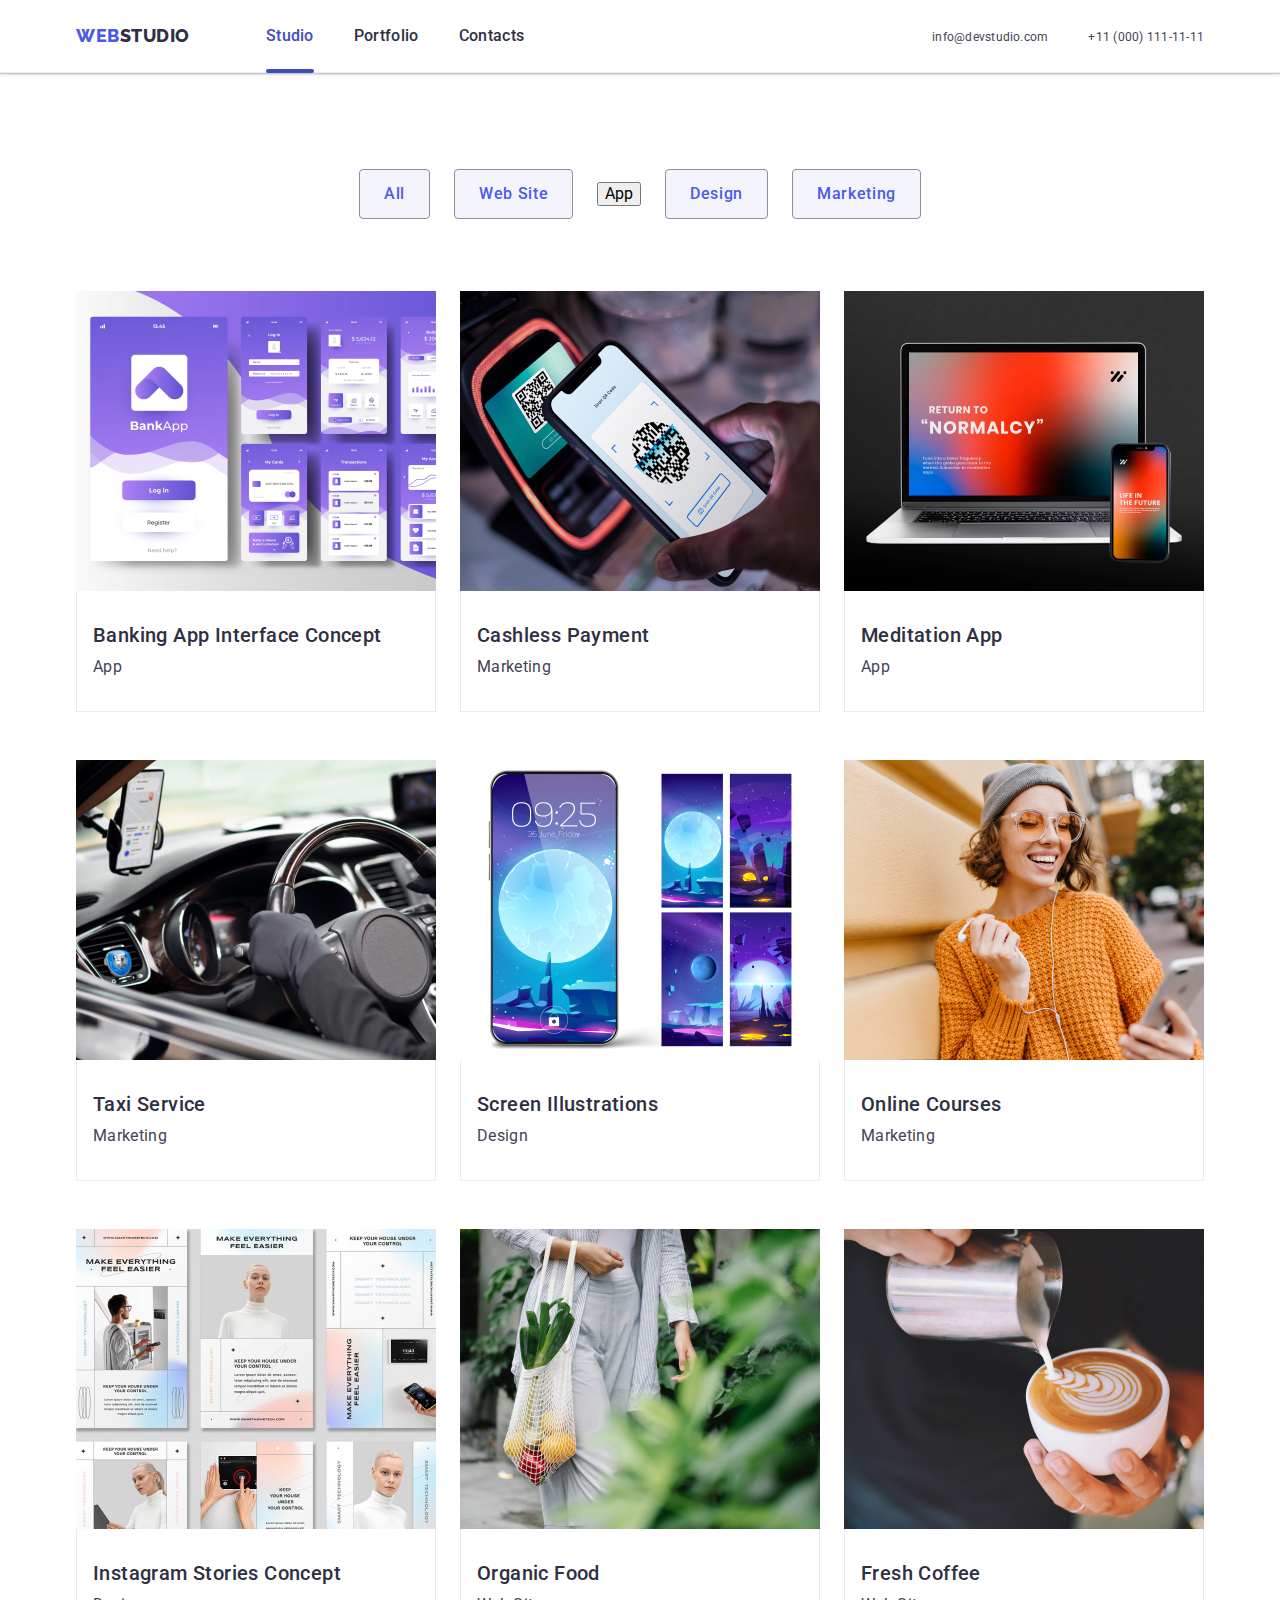
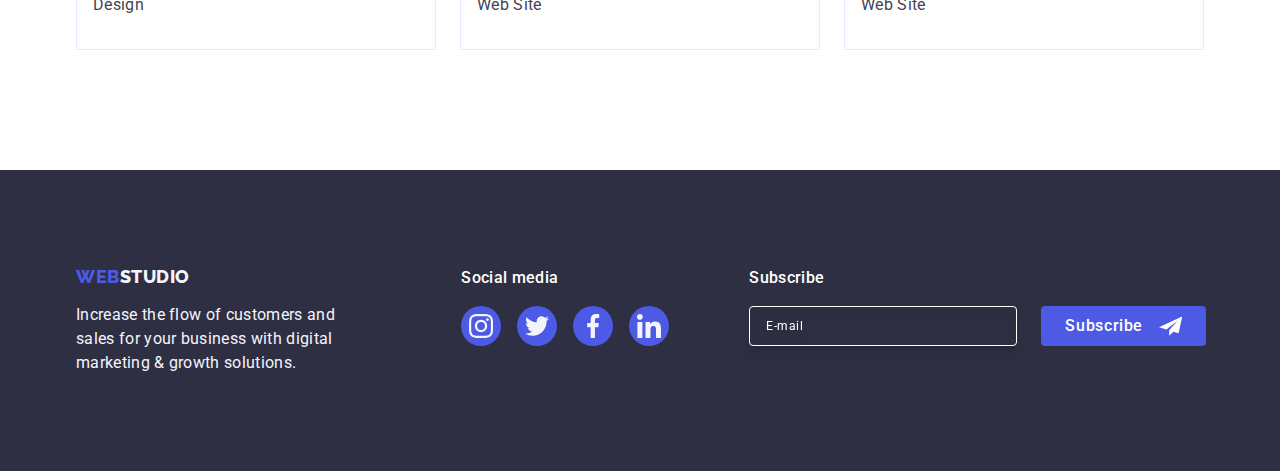
<file: portfolio.html>
<!DOCTYPE html>
<html lang="en">

<head>
    <meta charset="UTF-8" />
    <meta http-equiv="X-UA-Compatible" content="IE=edge" />
    <meta name="viewport" content="width=device-width, initial-scale=1.0" />
    <link rel="preconnect" href="https://fonts.googleapis.com" />
    <link rel="preconnect" href="https://fonts.gstatic.com" crossorigin />
    <link
        href="https://fonts.googleapis.com/css2?family=Montserrat:wght@400;700&family=Raleway:wght@800&family=Roboto:wght@400;500;700;900&display=swap"
        rel="stylesheet" />
    <title>Web Studio</title>
<link rel="stylesheet" href="https://cdn.jsdelivr.net/npm/modern-normalize@2.0.0/modern-normalize.min.css">

    <link rel="stylesheet" href="./css/styles.css" />
</head>

<body>
    <header class="header">
        <div class="page-header container">
            <nav class="header-nav">
                <a class="logo link" href="./index.html">Web<span class="logo-studio">Studio</span></a>
    
                <ul class="nav list">
                    <li class="header-item">
                        <a class="navigation-link link active" href="./index.html">Studio</a>
                    </li>
                    <li class="header-item">
                        <a class="navigation-link  link" href="./portfolio.html">Portfolio</a>
                    </li>
                    <li class="header-item">
                        <a class="navigation-link  link" href="">Contacts</a>
                    </li>
                </ul>
            </nav>
            <address class="add">
                <ul class="address list">
                    <li class="address-item">
                        <a class="contact-link link" href="mailto:info@devstudio.com">info@devstudio.com</a>
                    </li>
                    <li class="address-item">
                        <a class="contact-link link" href="tel:+110001111111">+11 (000) 111-11-11</a>
                    </li>
                </ul>
            </address>
            <button class="menu-toggle js-open-menu" aria-expanded="false" aria-controls="mobile-menu">
                <svg class="menu-toggle-icon" width="32" height="22">
                    <use href="./images/icons.svg#icon-charm_menu-hamburger"></use>
                </svg>
            </button>
        </div>
    </header>

    <main>
        <section class="portfolio section-class">
            <div class="container">
                <h1 class="visually-hidden">Portfolio</h1>
                <ul class="portfolio-list list">
                    <li class="portfolio-item">
                        <button class="button-portfolio" type="button">All</button>
                    </li>
                    <li class="portfolio-item">
                        <button class="button-portfolio" type="button">Web Site</button>
                    </li>
                    <li class="portfolio-item">
                        <button class="button-portfoportfolio-overlaylio" type="button">App</button>
                    </li>
                    <li class="portfolio-item">
                        <button class="button-portfolio" type="button">Design</button>
                    </li>
                    <li class="portfolio-item">
                        <button class="button-portfolio" type="button">Marketing</button>
                    </li>
                </ul>
                <ul class="portfolio-card list">
                    <li class="portfolio-card-item">
                        <a class="portf-link link" href="">
                            <div class="thumb">
                                <img class="img-portf" src="./images/portfolio-img/bankingapp.jpg"
                                    alt="Banking App Interface Concept" width="360" />
                                <p class="portfolio-overlay-text">
                                    14 Stylish and User-Friendly App Design Concepts · Task
                                    Manager App · Calorie Tracker App · Exotic Fruit Ecommerce
                                    App · Cloud Storage App
                                </p>
                            </div>
                            <div class="portf-img">
                                <h2 class="portfolio-title">Banking App Interface Concept</h2>
                                <p class="portf-text">App</p>
                            </div>
                        </a>
                    </li>
                    <li class="portfolio-card-item">
                        <a class="portf-link link" href="">
                            <div class="thumb">
                                <img class="img-portf" src="./images/portfolio-img/cashlesspaiment.jpg"
                                    alt="Cashless Payment" width="360" />

                                <p class="portfolio-overlay-text">
                                    14 Stylish and User-Friendly App Design Concepts · Task
                                    Manager App · Calorie Tracker App · Exotic Fruit Ecommerce
                                    App · Cloud Storage App
                                </p>
                            </div>
                            <div class="portf-img">
                                <h2 class="portfolio-title">Cashless Payment</h2>
                                <p class="portf-text">Marketing</p>
                            </div>
                        </a>
                    </li>
                    <li class="portfolio-card-item">
                        <a class="portf-link link" href="">
                            <div class="thumb">
                                <img class="img-portf" src="./images/portfolio-img/meditationapp.jpg"
                                    alt="Meditation App" width="360" />

                                <p class="portfolio-overlay-text">
                                    14 Stylish and User-Friendly App Design Concepts · Task
                                    Manager App · Calorie Tracker App · Exotic Fruit Ecommerce
                                    App · Cloud Storage App
                                </p>
                            </div>
                            <div class="portf-img">
                                <h2 class="portfolio-title">Meditation App</h2>
                                <p class="portf-text">App</p>
                            </div>
                        </a>
                    </li>
                    <li class="portfolio-card-item">
                        <a class="portf-link link" href="">
                            <div class="thumb">
                                <img class="img-portf" src="./images/portfolio-img/taxservice.jpg" alt="Taxi Service"
                                    width="360" />

                                <p class="portfolio-overlay-text">
                                    14 Stylish and User-Friendly App Design Concepts · Task
                                    Manager App · Calorie Tracker App · Exotic Fruit Ecommerce
                                    App · Cloud Storage App
                                </p>
                            </div>
                            <div class="portf-img">
                                <h2 class="portfolio-title">Taxi Service</h2>
                                <p class="portf-text">Marketing</p>
                            </div>
                        </a>
                    </li>
                    <li class="portfolio-card-item">
                        <a class="portf-link link" href="">
                            <div class="thumb">
                                <img class="img-portf" src="./images/portfolio-img/screenillustrations.jpg"
                                    alt="Screen Illustrations" width="360" />

                                <p class="portfolio-overlay-text">
                                    14 Stylish and User-Friendly App Design Concepts · Task
                                    Manager App · Calorie Tracker App · Exotic Fruit Ecommerce
                                    App · Cloud Storage App
                                </p>
                            </div>
                            <div class="portf-img">
                                <h2 class="portfolio-title">Screen Illustrations</h2>
                                <p class="portf-text">Design</p>
                            </div>
                        </a>
                    </li>
                    <li class="portfolio-card-item">
                        <a class="portf-link link" href="">
                            <div class="thumb">
                                <img class="img-portf" src="./images/portfolio-img/onlinecourses.jpg"
                                    alt="Online Courses" width="360" />

                                <p class="portfolio-overlay-text">
                                    14 Stylish and User-Friendly App Design Concepts · Task
                                    Manager App · Calorie Tracker App · Exotic Fruit Ecommerce
                                    App · Cloud Storage App
                                </p>
                            </div>
                            <div class="portf-img">
                                <h2 class="portfolio-title">Online Courses</h2>
                                <p class="portf-text">Marketing</p>
                            </div>
                        </a>
                    </li>
                    <li class="portfolio-card-item">
                        <a class="portf-link link" href="">
                            <div class="thumb">
                                <img class="img-portf" src="./images/portfolio-img/instagramstories.jpg"
                                    alt="Instagram Stories Concept" width="360" />

                                <p class="portfolio-overlay-text">
                                    14 Stylish and User-Friendly App Design Concepts · Task
                                    Manager App · Calorie Tracker App · Exotic Fruit Ecommerce
                                    App · Cloud Storage App
                                </p>
                            </div>
                            <div class="portf-img">
                                <h2 class="portfolio-title">Instagram Stories Concept</h2>
                                <p class="portf-text">Design</p>
                            </div>
                        </a>
                    </li>
                    <li class="portfolio-card-item">
                        <a class="portf-link link" href="">
                            <div class="thumb">
                                <img class="img-portf" src="./images/portfolio-img/organicfood.jpg" alt="Organic Food"
                                    width="360" />

                                <p class="portfolio-overlay-text">
                                    14 Stylish and User-Friendly App Design Concepts · Task
                                    Manager App · Calorie Tracker App · Exotic Fruit Ecommerce
                                    App · Cloud Storage App
                                </p>
                            </div>
                            <div class="portf-img">
                                <h2 class="portfolio-title">Organic Food</h2>
                                <p class="portf-text">Web Site</p>
                            </div>
                        </a>
                    </li>
                    <li class="portfolio-card-item">
                        <a class="portf-link link" href="">
                            <div class="thumb">
                                <img class="img-portf" src="./images/portfolio-img/freshcoffe.jpg" alt="Fresh Coffee"
                                    width="360" />

                                <p class="portfolio-overlay-text">
                                    14 Stylish and User-Friendly App Design Concepts · Task
                                    Manager App · Calorie Tracker App · Exotic Fruit Ecommerce
                                    App · Cloud Storage App
                                </p>
                            </div>
                            <div class="portf-img">
                                <h2 class="portfolio-title">Fresh Coffee</h2>
                                <p class="portf-text">Web Site</p>
                            </div>
                        </a>
                    </li>
                </ul>
            </div>
        </section>
    </main>
    <footer class="footer">
        <div class="footer-all container">
            <div class="footer-paragraf">
                <a class="foot-logo link" href="./index.html">Web<span class="footer-logo">Studio</span></a>
                <p class="footer-text">
                    Increase the flow of customers and sales for your business with
                    digital marketing & growth solutions.
                </p>
            </div>
            <div class="foot-soc">
                <p class="foot-text">Social media</p>
                <ul class="foot-list">
                    <li class="foot-item">
                        <a class="foot-link" href="">
                            <svg class="foot-svg" width="24" height="24">
                                <use href="./images/icons.svg#icon-instagram"></use>
                            </svg>
                        </a>
                    </li>
                    <li class="foot-item">
                        <a class="foot-link" href="">
                            <svg class="foot-svg" width="24" height="24">
                                <use href="./images/icons.svg#icon-twitter"></use>
                            </svg>
                        </a>
                    </li>
                    <li class="foot-item">
                        <a class="foot-link" href="">
                            <svg class="foot-svg" width="24" height="24">
                                <use href="./images/icons.svg#icon-facebook"></use>
                            </svg>
                        </a>
                    </li>
                    <li class="foot-item">
                        <a class="foot-link" href="">
                            <svg class="foot-svg" width="24" height="24">
                                <use href="./images/icons.svg#icon-linkedin"></use>
                            </svg>
                        </a>
                    </li>
                </ul>
            </div>
            <div class="footer-subscribe">
                <p class="subscribe-title">Subscribe</p>
                <form class="subscribe-form" name="subscribe-form">
                    <label class="subscribe-label">
                        <input class="subscribe-input" type="email" name="subscribe-form-input" placeholder="E-mail" />
                    </label>
                    <button class="subscribe-button" type="submit">
                        Subscribe
                        <svg class="subscribe-image" width="24" height="24">
                            <use href="./images/icons.svg#icon-Frame"></use>
                        </svg>
                    </button>
                </form>
            </div>
        </div>
    </footer>
    
</body>

</html>
</file>
<file: css/styles.css>
:root {
      --logo-color-blue: #4D5AE5;
    --footer-color: #2E2F42;
    --change: #404BBF;
    --contacts: #434455;
    --section-color: #FFFFFF;
    --footer-logo: #F4F4FD;
    --pageColor: #e7e9fc;
    --foot-svg: #31d0aa;
    --input-color: #8E8F99;
    --background-var: rgba(46, 47, 66, 0.70);
    --transition-: 250ms cubic-bezier(0.4, 0, 0.2, 1);

}

*,
*::before,
*::after {
    box-sizing: border-box;

}

body {
    font-family: "Roboto", sans-serif;
    color: var(--contacts);
    background: var(--section-color);
}

img {
    display: block;
    max-width: 100%;
    height: auto;
}

h1,
h2,
h3,
h4,
h5,
h6,
p {
    margin: 0;
}

ul,
ol {
    list-style: none;
    margin: 0;
    padding: 0;
}

button {
    cursor: pointer;
}


.container {
    min-width: 320px;
    max-width: 428px;
    margin: 0 auto;
    padding-left: 16px;
    padding-right: 16px;

}


@media screen and (min-width: 768px) {
    .container {
        max-width: 768px;

    }
}



@media screen and (min-width: 1158px) {
    .container {
        max-width: 1158px;
        padding-left: 15px;
        padding-right: 15px;
    }
}

.header-nav {
    display: flex;
    align-items: center;
}

.link {
    text-decoration: none;
}

.header {
    box-shadow: 0px 2px 1px rgba(46, 47, 66, 0.08),
        0px 1px 1px rgba(46, 47, 66, 0.16),
        0px 1px 6px rgba(46, 47, 66, 0.08);
    border-bottom: 1px solid var(--pageColor);
}


.page-header {
    display: flex;
    align-items: center;
    justify-content: space-between;
}


.logo {
    font-family: 'Raleway', sans-serif;
    font-weight: 800;
    font-size: 18px;
    line-height: 1.17;
    color: var(--logo-color-blue);
    letter-spacing: 0.03em;
    text-transform: uppercase;
    /* margin-right: 76px; */
}

@media screen and (min-width: 428px) {
    .logo {
        margin-right: 120px;

    }
}

@media screen and (min-width: 1158px) {
    .logo {
        margin-right: 76px;
    }
}

.logo-studio {
    color: var(--footer-color);
}

.nav {
    display: flex;
    align-items: center;
    gap: 40px;
    border-bottom: none;
}

@media screen and (max-width: 767px) {
    .nav {
        display: none;
    }
}

.navigation-link {
    position: relative;
    display: block;
    font-weight: 500;
    font-size: 16px;
    line-height: 1.5;
    letter-spacing: 0.02em;
    color: var(--footer-color);
    padding: 24px 0;
    transition: color 250ms cubic-bezier(0.4, 0, 0.2, 1);
}


.navigation-link:hover {
    color: var(--change);
}

.navigation-link:focus {
    color: var(--change);
}

.navigation-link.active {
    color: var(--change);
}

.navigation-link.active::after {
    content: '';
    position: absolute;
    bottom: -1px;
    left: 0;

    display: block;
    width: 100%;
    height: 4px;
    background-color: var(--change);
    border-radius: 2px;
}

.add {
    font-style: normal;
}

.address {
    display: flex;
    align-items: center;
    gap: 40px;
}

@media screen and (max-width: 768px) {
    .address {
        display: none;
    }
}

@media screen and (min-width:768px) and (max-width: 1157px) {
    .address {
        display: inline;
    }

    .address-item:not(:last-child) {
        margin-bottom: 12px;
    }
}

.contact-link {
    font-size: 16px;
    line-height: 1.5;
    letter-spacing: 0.02em;
    color: var(--contacts);
    transition: color 250ms cubic-bezier(0.4, 0, 0.2, 1);
}

@media screen and (max-width: 1557px) {
    .contact-link {
        font-size: 12px;
    }
}

.contact-link:hover {
    color: var(--change);
}

.contact-link:focus {
    color: var(--change);
}


.hero {
    max-width: 1440px;
    margin: 0 auto;
    background: var(--footer-color);
    padding-top: 112px;
    padding-bottom: 112px;
    background-image: linear-gradient(var(--background-var), var(--background-var)),
        url(../images/Dark-bgmob@1x.jpg);
    background-repeat: no-repeat;
    background-position: center;
    background-size: cover;
    text-align: center;
}

@media (main-device-pixel-ratio: 2),
(min-resolution: 192dpi),
(min-resolution: 2dppx) {
    .hero {
        background-image: linear-gradient(var(--background-var), var(--background-var)), url(../images/Dark-bgmob@2x.jpg);
    }
}

@media screen and (min-width: 428px) {
    .hero {
        background-image: linear-gradient(var(--background-var), var(--background-var)), url(../images/Dark-bgtab@1x.jpg);
    }

    @media (main-device-pixel-ratio: 2),
    (min-resolution: 192dpi),
    (min-resolution: 2dppx) {
        .hero {
            background-image: linear-gradient(var(--background-var), var(--background-var)), url(../images/Dark-bgtab@2x.jpg);
        }
    }
}

@media screen and (min-width: 768px) {
    .hero {
        background-image: linear-gradient(var(--background-var), var(--background-var)),
            url(../images/people-office1@1x.jpg);
    }

    @media (main-device-pixel-ratio: 2),
    (min-resolution: 192dpi),
    (min-resolution: 2dppx) {
        .hero {
            background-image: linear-gradient(var(--background-var), var(--background-var)),
                url(../images/people-office1@x2.jpg);
        }
    }

    @media screen and (min-width: 1158px) {
        .hero {
            padding-top: 188px;
            padding-bottom: 188px;
        }
    }

}


.hero-title {
    text-align: center;
    font-size: 36px;

    font-weight: 700;
    line-height: 40px;
    letter-spacing: 0.72px;
    color: var(--section-color);
    margin: 0 auto;
    max-width: 320px;
    margin-bottom: 72px;
    /* text-align: center;
        font-weight: 700;
        font-size: 56px;
        line-height: 60px;
        letter-spacing: 0.02em;
    
        max-width: 496px;
        margin: 0 auto;
        margin-bottom: 48px; */
}

@media screen and (min-width: 768px) {
    .hero-title {
        font-size: 56px;
        line-height: 60px;
        letter-spacing: 1.12px;
        max-width: 496px;
        margin-bottom: 36px;
    }
}

@media screen and (min-width: 1158px) {
    .hero-title {
        letter-spacing: 0.02em;
        margin-bottom: 48px;
    }
}

.button {
    font-family: "Roboto",
        sans-serif;;
    font-weight: 500;
    font-size: 16px;
    line-height: 1.5;
    letter-spacing: 0.04em;
    background: var(--logo-color-blue);
    color: var(--section-color);
    display: block;
    min-width: 169px;
    height: 56px;
    border: none;
    padding: 16px 32px;
    box-shadow: 0px 4px 4px rgba(0, 0, 0, 0.15);
    border-radius: 4px;
    margin: 0 auto;
    transition: background-color 250ms cubic-bezier(0.4, 0, 0.2, 1);
}

.button:hover {
    background-color: var(--change);
}

.button:focus {
    background-color: var(--change);
}


.options {
    padding: 96px 0;
}

@media screen and (min-width:1440px) {
    .options {
        padding: 120px 0;
    }
}



@media screen and (min-width: 768px) {
    .options-list {
        display: flex;
        flex-wrap: wrap;
        gap: 72px 24px;
    }
}

@media screen and (min-width: 1158px) {
    .options-list {
        align-items: center;
        justify-content: center;
        flex-wrap: nowrap;
        margin: 0 auto;
    }
}

.div-icons {
    display: flex;
    justify-content: center;
    align-items: center;
    width: 264px;
    height: 112px;
    border-radius: 4px;
    margin-bottom: 8px;
    background-color: var(--footer-logo)
}

.options-title {
    color: var(--footer-color);
    text-align: center;
    font-size: 36px;
    line-height: 40px;
    letter-spacing: 0.72px;
    margin-bottom: 8px;
}



@media screen and (max-width:767px) {
    .options-item:not(:last-child) {
        margin-bottom: 72px;
        /* width: calc((100% - 3*24px) / 4); */
    }
}

@media screen and (min-width: 768px) {
    .options-item {
        flex-basis: calc((100% - 24px) /2);
    }

    .options-title {
        text-align: left;
        margin-bottom: 8px;
        font-size: 36px;
        font-weight: 700;
        line-height: 40px;
        letter-spacing: 0.72px;
    }
}

@media screen and (min-width: 1158px) {
    .options-item {
        flex-basis: calc((100%- 3 * 24px) / 4);
    }

    .options-title {
        font-size: 20px;
        font-weight: 500;
        line-height: 24px;
        letter-spacing: 0.4px;
    }
}

@media screen and (max-width: 1157px) {
    .div-icons {
        display: none;
    }
}

.options-text {
    font-size: 16px;
    line-height: 1.5;
    letter-spacing: 0.02em;
    color: var(--contacts);
}


.work {
    padding-bottom: 120px;
}

@media screen and (max-width: 1157px) {
    .work {
        display: none;
    }
}

.work-title {
    margin-bottom: 72px;
    font-weight: 700;
    font-size: 36px;
    line-height: 1.11;
    text-align: center;
    text-transform: capitalize;
    color: var(--footer-color);

}

.work-list {
    display: flex;
    align-items: center;
    gap: 24px;
    justify-content: center;
}

.work-item {
    width: 360px;
}


.team {
    background: var(--footer-logo);
    padding: 96px 0;
    /* padding: 120px 0; */
}


.our-team {
    margin-bottom: 72px;
    text-align: center;
    font-weight: 700;
    font-size: 36px;
    line-height: 1.11;
    text-transform: capitalize;
    letter-spacing: 0.02em;
    color: var(--footer-color);
}

.team-item {
    display: flex;
    flex-direction: column;
    align-items: center;
    gap: 72px;
    /* display: flex;
    align-items: center;
    justify-content: center;
    gap: 24px; */

    margin: 0 auto;
}

@media screen and (min-width:428px) {
    .team-item {
        flex-direction: row;
        justify-content: center;
        align-items: center;
        flex-wrap: wrap;
        gap: 24px;
        row-gap: 64px;
    }
}

.team-list {
    width: 264px;
    /* width: calc((100% - 3 * 24px) / 4); */
    border-radius: 0px 0px 4px 4px;
    background-color: var(--section-color);
    box-shadow: 0px 2px 1px 0px rgba(46, 47, 66, 0.08),
        0px 1px 1px 0px rgba(46, 47, 66, 0.16),
        0px 1px 6px 0px rgba(46, 47, 66, 0.08);
}

.team-div {
    padding: 32px 0;
}

.img-team {
    width: 264px;
}

.name {
    font-weight: 500;
    font-size: 20px;
    line-height: 1.2;
    letter-spacing: 0.02em;
    color: var(--footer-color);
    margin-bottom: 8px;
    text-align: center;
}

.profession {
    text-align: center;
    line-height: 1.5;
    letter-spacing: 0.02em;
    color: var(--contacts);
    margin-bottom: 8px;
}

.soc-meregi {
    display: flex;
    justify-content: center;
    align-items: center;
    gap: 24px;
}


.soc-link {
    display: flex;
    justify-content: center;
    align-items: center;
    width: 40px;
    height: 40px;
    background-color: var(--logo-color-blue);
    border-radius: 50%;
    transition: background-color 250ms cubic-bezier(0.4, 0, 0.2, 1);
}

.soc-link:hover {
    background-color: var(--change);
}

.soc-link:focus {
    background-color: var(--change);
}

.svg-fill {
    fill: var(--footer-logo);
}


.customers {
    padding: 96px 0;
}


@media screen and (min-width:1158px) {
    .customers {
        padding: 120px 0;
    }
}

.customers-title {
    margin-bottom: 72px;
    text-align: center;
    font-weight: 700;
    font-size: 36px;
    line-height: 1.11;
    text-transform: capitalize;
    letter-spacing: 0.02em;
    color: var(--footer-color);
}

.customers-list {

    display: flex;
    flex-wrap: wrap;
    flex-direction: row;
    justify-content: center;
    align-items: center;
    row-gap: 72px;
    column-gap: 16px;
}

.customers-list-item {
    max-width: 190px;
    /* width: calc((100% - 16px) / 2); */
}

@media screen and (min-width:768px) {
    .customers-list {
        column-gap: 24px;
    }

    .customers-list-item {
        max-width: 168px;
        width: calc((100% - 2*24px) / 3);
    }
}


.customers-link {
    display: flex;
    justify-content: center;
    align-items: center;
    width: 168px;
    height: 88px;
    color: var(--input-color);

    border-radius: 4px;
    border: 1px solid var(--input-color);
    transition: border-color 250ms cubic-bezier(0.4, 0, 0.2, 1),
        color 250ms cubic-bezier(0.4, 0, 0.2, 1);
}

.customers-link:hover,
.customers-link:focus {
    border-color: var(--change);
    color: var(--change);
}

.customers-svg {
    fill: currentColor;
}

.section-class {
    padding-top: 96px;
    padding-bottom: 120px;
}

.visually-hidden {
    position: absolute;
    width: 1px;
    height: 1px;
    margin: -1px;
    border: 0;
    padding: 0;
    white-space: nowrap;
    clip-path: inset(100%);
    clip: rect(0 0 0 0);
    overflow: hidden;
}

.portfolio-list {
    display: flex;
    align-items: center;
    justify-content: center;
    gap: 24px;
    margin-bottom: 72px;
}


.button-portfolio {
    font-family: "Roboto", sans-serif;
    font-weight: 500;
    font-size: 16px;
    line-height: 1.5;
    letter-spacing: 0.04em;
    color: var(--logo-color-blue);
    background: var(--footer-logo);
    padding: 12px 24px;
    border: 1px solid var(--input-color);
    border-radius: 4px;

    transition: color 250ms cubic-bezier(0.4, 0, 0.2, 1),
        background-color 250ms cubic-bezier(0.4, 0, 0.2, 1),
        border-color 250ms cubic-bezier(0.4, 0, 0.2, 1),
        box-shadow 250ms cubic-bezier(0.4, 0, 0.2, 1);
}

.button-portfolio:hover {
    color: var(--section-color);
    background-color: var(--change);
    border: 1px solid transparent;
    box-shadow: 0px 2px 2px 0px rgba(0, 0, 0, 0.12),
        0px 2px 1px 0px rgba(0, 0, 0, 0.08),
        0px 3px 1px 0px rgba(0, 0, 0, 0.10);
}

.button-portfolio:focus {
    color: var(--section-color);
    background-color: var(--change);
    border: 1px solid transparent;
    box-shadow: 0px 2px 2px 0px rgba(0, 0, 0, 0.12),
        0px 2px 1px 0px rgba(0, 0, 0, 0.08),
        0px 3px 1px 0px rgba(0, 0, 0, 0.10);
}

.portfolio-card {
    display: flex;
    align-items: center;
    flex-wrap: wrap;
    justify-content: center;
    gap: 48px 24px;
    width: calc(100% - 2 * 24px) / 3;
}

.portf-link {
    display: block;
    transition: box-shadow 250ms cubic-bezier(0.4, 0, 0.2, 1);

}

.portf-link:hover,
.portf-link:focus {
    box-shadow: 0px 1px 6px rgba(46, 47, 66, 0.08),
        0px 1px 1px rgba(46, 47, 66, 0.16),
        0px 2px 1px rgba(46, 47, 66, 0.08);
}

.thumb {
    position: relative;
    overflow: hidden;
}

.portf-text {
    font-size: 16px;
    line-height: 1.5;
    letter-spacing: 0.02em;
    color: var(--contacts);
}

.portfolio-title {
    font-weight: 500;
    font-size: 20px;
    line-height: 1.2;
    letter-spacing: 0.02em;
    color: var(--footer-color);
    margin-bottom: 8px
}

.portf-img {
    border: 1px solid var(--pageColor);
    border-top: none;
    padding: 32px 16px;
}


.portfolio-overlay-text {
    position: absolute;
    top: 0;
    left: 0;
    width: 100%;
    height: 100%;
    transform: translateY(100%);
    padding: 40px 32px;
    background-color: var(--logo-color-blue);
    transition: transform 250ms cubic-bezier(0.4, 0, 0.2, 1);
    color: var(--footer-logo);
    font-size: 16px;
    font-style: normal;
    font-weight: 400;
    line-height: 24px;
    letter-spacing: 0.32px;

}


.portf-link:hover .portfolio-overlay-text {
    transform: translateY(0);
}

.portf-link:focus .portfolio-overlay-text {
    transform: translateY(0);
}


.footer {
    padding-top: 96px;
    padding-bottom: 96px;
    background: var(--footer-color);
}


@media screen and (min-width:768px) and (max-width:1157px) {
    .footer-all {
        display: flex;
        flex-wrap: wrap;
        text-align-last: left;
        width: 584px;
        /* padding: 0 108px; */
        gap: 24px;
    }
}

@media screen and (min-width: 1158px) {
    .footer-all {
        display: flex;
        align-items: baseline;
    }
}

.foot-paragraf {
    text-align: center;
    margin-bottom: 72px;
    /* margin-right: 120px;*/
} 

@media screen and (min-width: 1158px) {
    .foot-container {
        text-align: left;
        margin-right: 120px;
        margin-bottom: 0;
    }
}

.foot-logo {

    display: inline-block;
    margin-bottom: 16px;
    font-family: 'Raleway', sans-serif;
    font-weight: 800;
    font-size: 18px;
    line-height: 1.17;
    color: var(--logo-color-blue);
    letter-spacing: 0.03em;
    text-transform: uppercase;
    text-align: center;
}

@media screen and (min-width: 768px) {
    .foot-logo {
        margin-left: 0;
    }
}

.studio-footer {
    color: var(--footer-logo);
}


.footer-text {
    max-width: 268px;
    line-height: 1.5;
    letter-spacing: 0.02em;
    color: var(--footer-logo);
    margin-right: auto;
    margin-left: auto;
    text-align: left;
}



.foot-text {
    color: var(--section-color);
    font-size: 16px;
    font-weight: 500;
    line-height: 24px;
    letter-spacing: 0.32px;
    margin-bottom: 16px;
    text-align: center;
}

@media screen and (min-width:1158px) {
    .foot-text {
        text-align: left;
    }
}

@media screen and (min-width:1158px) {
    .footer-text {
        text-align: left;
        margin-right: 120px;
    }
}

.foot-list {
    display: flex;
    justify-content: center;
    gap: 16px;
    margin-bottom: 72px;
}

@media screen and (min-width: 1158px) {
    .foot-list {
        margin-right: 80px;
        margin-bottom: 0;
    }
}

.foot-link {
    display: flex;
    justify-content: center;
    align-items: center;
    width: 40px;
    height: 40px;
    background-color: var(--logo-color-blue);
    border-radius: 50%;
    transition: background-color 250ms cubic-bezier(0.4, 0, 0.2, 1);
}

.footer-logo {
    color: var(--footer-logo);
}

.foot-svg {
    fill: var(--footer-logo);
}

.foot-link:hover {
    background-color: var(--foot-svg);
}

.foot-link:focus {
    background-color: var(--foot-svg);
}

.footer-subscribe {
    min-width: 268px;
    /* margin-left: 80px; */
}

@media screen and(min-width:1158px) {
    .footer-subscribe {
        margin-left: 80px;
    }
}

.subscribe-title {
    color: var(--section-color);
    font-size: 16px;
    text-align: center;
    font-weight: 500;
    line-height: 24px;
    letter-spacing: 0.32px;
    margin-bottom: 16px;
}

@media screen and (min-width: 1158px) {
    .subscribe-title {
        text-align: left;
    }
}

.subscribe-form {
    /* display: flex; */
    text-align: center;
    gap: 24px;
}

@media screen and (min-width: 768px) {
    .subscribe-form {
        display: flex;
    }
}

.subscribe-label {
    width: 100%;
}

.subscribe-input {
    width: 100%;
    height: 40px;
    margin-bottom: 16px;
    padding: 8px 16px;
    letter-spacing: 0.04em;
    line-height: 1.5;
    font-size: 12px;
    background-color: transparent;
    color: var(--white, #FFF);
    border-radius: 4px;
    border: 1px solid var(--white, #FFF);
    box-shadow: 0px 4px 4px 0px rgba(0, 0, 0, 0.15);
    filter: drop-shadow(0px 4px 4px rgba(0, 0, 0, 0.15));
}

@media screen and (min-width:768px) {
    .subscribe-input {
        min-width: 268px;
    }
}

.subscribe-input::placeholder {
    color: var(--white, #FFF);
}

.subscribe-input:focus {
    border: 1px solid var(--logo-color-blue);
}

.subscribe-button {
    min-width: 165px;
    height: 40px;
    display: inline-flex;
    padding: 8px 24px;
    justify-content: center;
    align-items: center;
    font-weight: 500;
    line-height: 1.5;
    letter-spacing: 0.04em;

    color: var(--white, #FFF);
    text-align: center;

    border: none;
    border-radius: 4px;
    background: var(--logo-color-blue);
    transition: background-color 250ms cubic-bezier(0.4, 0, 0.2, 1);
}

.subscribe-button:hover,
.subscribe-button:focus {
    background-color: var(--change);
}

.subscribe-image {
    margin-left: 16px;
}

/* Modal window */


.backdrop {
    position: fixed;
    top: 0;
    left: 0;
    overflow: scroll;
    width: 100%;
    height: 100%;
    background-color: rgb(46, 47, 66, 0.4);
    transition: opacity 250ms cubic-bezier(0.4, 0, 0.2, 1),
        visibility 250ms cubic-bezier(0.4, 0, 0.2, 1);
}

.modal {
    position: absolute;
    width: 408px;
    min-height: 584px;
    padding: 72px 24px 24px 24px;
    top: 50px;
    left: 50%;

    transform: translateX(-50%);
    /*translateY(-50%); */
    background-color: #FCFCFC;
    box-shadow: 0px 1px 1px rgba(0, 0, 0, 0.14),
        0px 1px 3px rgba(0, 0, 0, 0.12),
        0px 2px 1px rgba(0, 0, 0, 0.2);
    border-radius: 4px;

    transition: transform 250ms cubic-bezier(0.4, 0, 0.2, 1);

}

@media screen and (max-width: 427px) {
    .modal {
        max-width: 90%;
    }

    .backdrop {
        overflow: scroll;
    }
}

.backdrop.is-hidden {
    opacity: 0;
    visibility: hidden;
    pointer-events: none;
}

.modal-button {
    position: absolute;
    top: 24px;
    right: 24px;
    display: flex;
    justify-content: center;
    align-items: center;
    width: 24px;
    height: 24px;
    padding: 0;
    border-radius: 50%;
    border: 1px solid rgba(0, 0, 0, 0.10);
    background: var(--pageColor);
    transition-property: background-color, border;
    transition-duration: 250ms;
    transition-timing-function: cubic-bezier(0.4, 0, 0.2, 1);
    /* transition: background-color 250ms cubic-bezier(0.4, 0, 0.2, 1),
    border 250ms cubic-bezier(0.4, 0, 0.2, 1), 
    fill 250ms cubic-bezier(0.4, 0, 0.2, 1);  */
}

.modal-button:hover,
.modal-button:focus {
    background-color: var(--change);
    border: none;
    fill: #fff;
}

.modal-icon {
    transition: fill 250ms cubic-bezier(0.4, 0, 0.2, 1);

}

.send-btn {
    font-family: "Roboto",
        sans-serif;;
        font-weight: 500;
        font-size: 16px;
        line-height: 1.5;
        letter-spacing: 0.04em;
        background: var(--logo-color-blue);
        color: var(--section-color);
        display: block;
        min-width: 169px;
        height: 56px;
        border: none;
        padding: 16px 32px;
        box-shadow: 0px 4px 4px rgba(0, 0, 0, 0.15);
        border-radius: 4px;
        margin: 0 auto;
        transition: background-color 250ms cubic-bezier(0.4, 0, 0.2, 1);
    }
    
    .send-btn:hover {
        background-color: var(--change);
    }
    
    .send-btn:focus {
        background-color: var(--change);
    }


.modal-caption {
    display: block;
    /* width: 360px; */
    margin-bottom: 16px;
    color: var(--footer-color);
    text-align: center;
    font-size: 16px;
    font-weight: 500;
    line-height: 1.5;
    letter-spacing: 0.32px;
}

.label-container {

    margin-bottom: 8px;
}

.modal-label {

    display: block;
    color: var(--input-colorrgba(46, 47, 66, 0.40));
    font-size: 12px;
    line-height: 1.17;
    letter-spacing: 0.48px;
    margin-bottom: 4px;
}



.input-container {
    position: relative;
}

.modal-form-input {
    width: 100%;
    height: 40px;
    font-size: 18px;
    padding-left: 38px;
    outline: transparent;
    background-color: transparent;
    border-radius: 4px;
    border: 1px solid rgba(46, 47, 66, 0.40);
    transition: border-color 250ms cubic-bezier(0.4, 0, 0.2, 1);

}

.modal-form-input:focus {
    border-color: var(--logo-color-blue);
}

.modal-form-icon {
    position: absolute;
    top: 50%;
    left: 16px;
    transform: translateY(-50%);
    transition: fill 250ms cubic-bezier(0.4, 0, 0.2, 1);
}

.modal-form-input:focus+.modal-form-icon {
    fill: var(--logo-color-blue);
}

.thumb-textarea {
    margin-bottom: 16px;
}

.form-comment {
    width: 100%;
    height: 120px;
    padding: 8px 16px;
    font-size: 12px;
    line-height: 1.17;
    letter-spacing: 0.04em;
    color: rgba(46, 47, 66, 0.40);
    border: 1px solid rgba(46, 47, 66, 0.40);
    border-radius: 4px;
    background-color: transparent;
    outline: transparent;
    resize: none;
    transition: border-color 250ms cubic-bezier(0.4, 0, 0.2, 1);

}

.form-comment::placeholder {
    color: currentColor;
    font-size: 12px;
    letter-spacing: 0.48px;
}

.form-comment:focus {
    border-color: var(--logo-color-blue);
}


.agreement-thumb {
    margin-bottom: 24px;
}

.form-agreement {
    font-size: 12px;
    line-height: 1.17;
    letter-spacing: 0.04em;
    color: var(--input-color);


}


.form-checkbox-custom {
    display: inline-flex;
    align-items: center;
    justify-content: center;

    width: 16px;
    height: 16px;
    border-radius: 2px;
    border: 1px solid rgba(46, 47, 66, 0.40);
    transition: background-color 250ms cubic-bezier(0.4, 0, 0.2, 1), border 250ms cubic-bezier(0.4, 0, 0.2, 1), fill 250ms cubic-bezier(0.4, 0, 0.2, 1);
    fill: transparent;
}

.form-checkbox:checked+.form-agreement>.form-checkbox-custom {
    border: none;
    fill: var(--footer-logo);
    background-color: var(--change);
}

.form-checkbox-icon {
    opacity: 0;
    transition: opacity 250ms cubic-bezier(0.4, 0, 0.2, 1);
}

.form-checkbox:checked+.form-agreement .form-checkbox-icon {

    opacity: 1;
}





.form-agreement-link {
    color: var(--logo-color-blue);
    text-decoration: underline;
}


.menu-toggle {
    min-height: 40px;
    min-width: 40px;
    display: flex;
    align-items: center;
    justify-content: center;
    background: transparent;
    border: transparent;
    margin: 0;
    padding: 24px 0;

}

.menu-toggle-icon {
    stroke: var(--footer-color);

}

.menu-toggle-close {
    position: absolute;
    top: 24px;
    right: 24px;
    display: flex;
    justify-content: center;
    align-items: center;
    width: 24px;
    height: 24px;
    padding: 0;
    border-radius: 50%;
    border: 1px solid rgba(0, 0, 0, 0.10);
    background: var(--pageColor);
    transition-property: background-color, border;
    transition-duration: 250ms;
    transition-timing-function: cubic-bezier(0.4, 0, 0.2, 1);
    /* transition: background-color 250ms cubic-bezier(0.4, 0, 0.2, 1), border 250ms cubic-bezier(0.4, 0, 0.2, 1), fill 250ms cubic-bezier(0.4, 0, 0.2, 1);*/
}


@media (min-width: 768px) {
    .menu-toggle {
        display: none;
    }
}


.menu-toggle:focus {
    background-color: rgba(0, 0, 0, 0.1);
}

.menu-container {
    position: fixed;
    top: 0%;
    left: 0%;
    width: 100vw;
    height: 100vh;
    display: flex;
    flex-direction: column;
    padding: 80px 35px 40px 40px;
    background-color: var(--section-color);
    z-index: 999;
    opacity: 0;
    visibility: hidden;
    pointer-events: none;
    transform: translateX(100%);
    transition: transform 250ms ease-in-out;
    overflow: scroll;
}


@media screen and (min-width:768px) {
    .menu-container {
        display: none;
    }
}

.menu-container.is-open {
    opacity: 1;
    visibility: visible;
    pointer-events: all;
    transform: translateX(0);
}



.menu-container .menu-toggle {
    position: absolute;
    top: 24px;
    right: 24px;
    color: #fff;
}


.mobile-menu {
    display: inline-flex;
    flex-direction: column;
    align-items: flex-start;

    margin-bottom: auto;
}

.mobile-link {
    display: block;
    padding: 10px;
    color: var(--footer-color);
    font-size: 36px;

    font-weight: 700;
    line-height: 40px;
    letter-spacing: 0.72px;
}

.mobile-link.active {
    color: var(--change);
}

.mobile-link:hover {
    color: var(--change);
}

.mobile-link:focus {
    color: var(--change);
}


.mobile-address-list {
    display: inline-flex;
    flex-direction: column;
    align-items: flex-start;
    gap: 40px;
    margin-bottom: 48px;
    font-style: normal;
}


.mobile-address-link-tel {
    color: var(--logo-color-blue);

    font-size: 36px;

    font-weight: 700;
    line-height: 40px;
    letter-spacing: 0.72px;
}

.mobile-address-email {
    color: var(--contacts);
    font-size: 20px;

    font-weight: 500;
    line-height: 24px;
    letter-spacing: 0.4px;
}

.mobile-social-list {
    display: flex;
    justify-content: center;
    align-items: center;
    gap: 30px;
}
</file>
